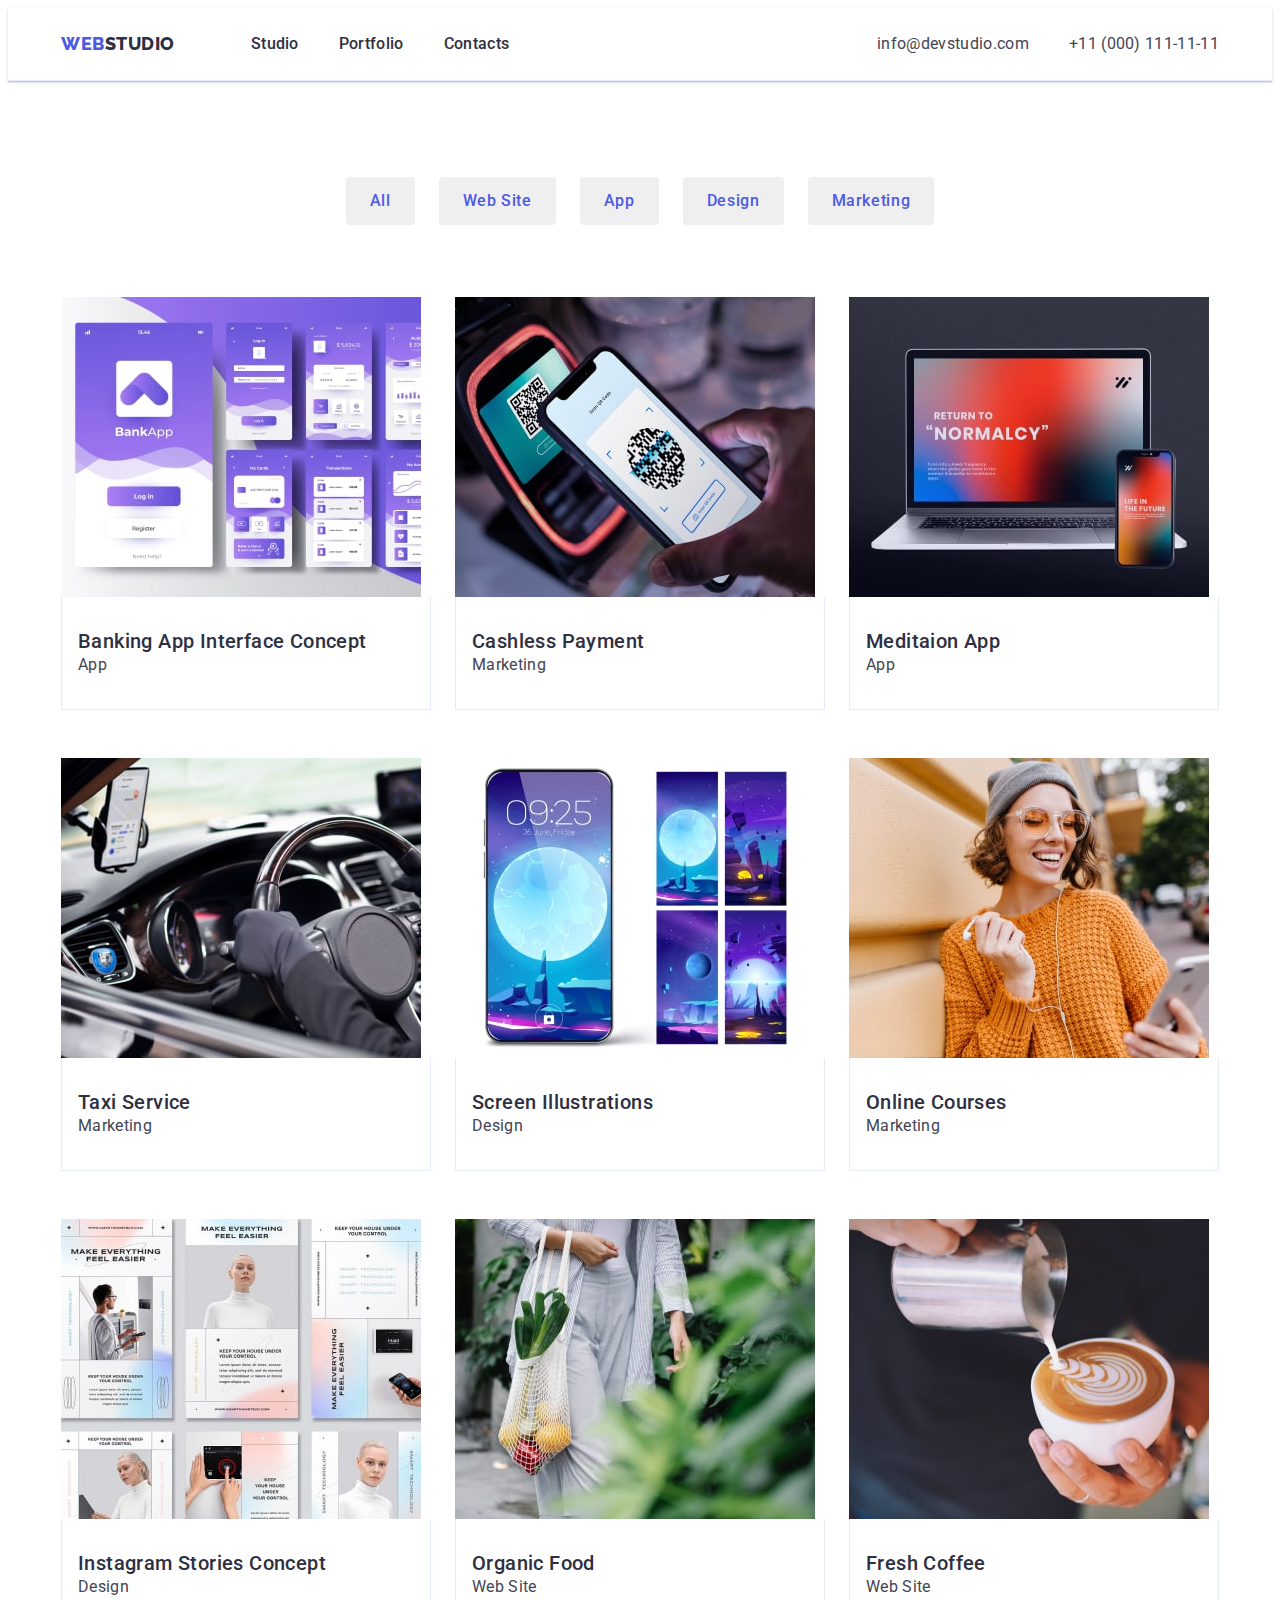
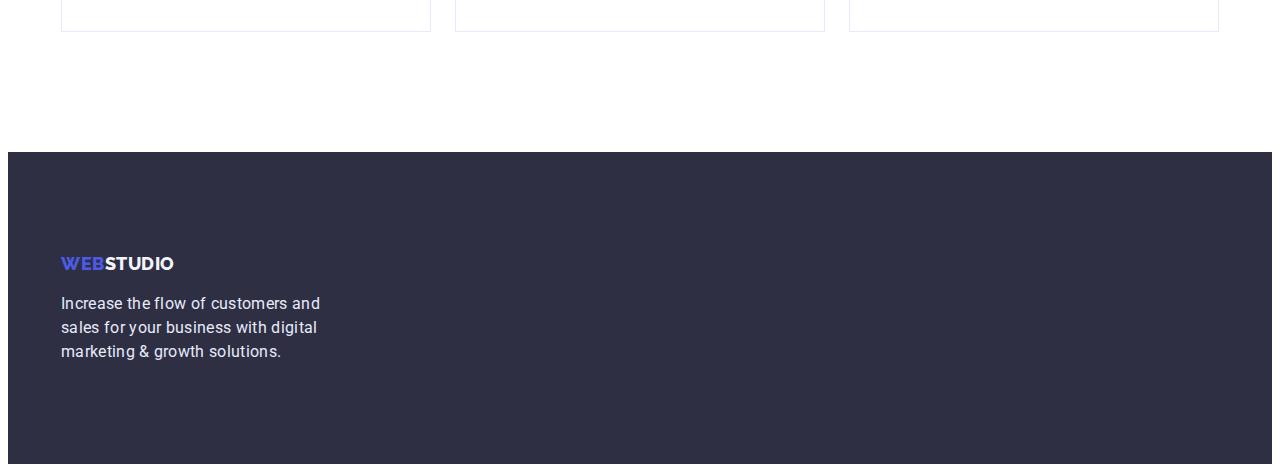
<file: portfolio.html>
<!DOCTYPE html>
<html lang="en">
  <head>
    <meta charset="UTF-8" />
    <meta http-equiv="X-UA-Compatible" content="IE=edge" />
    <meta name="viewport" content="width=device-width, initial-scale=1.0" />
    <link rel="preconnect" href="https://fonts.googleapis.com" />
    <link rel="preconnect" href="https://fonts.gstatic.com" crossorigin />
    <link
      href="https://fonts.googleapis.com/css2?family=Raleway:wght@800&family=Roboto:wght@400;500;700&display=swap"
      rel="stylesheet"
    />
    <title>WebStudio</title>
    <link
      rel="stylesheet"
      href="https://cdnjs.cloudflare.com/ajax/libs/modern-normalize/1.1.0/modern-normalize.min.css"
      integrity="sha512-wpPYUAdjBVSE4KJnH1VR1HeZfpl1ub8YT/NKx4PuQ5NmX2tKuGu6U/JRp5y+Y8XG2tV+wKQpNHVUX03MfMFn9Q=="
      crossorigin="anonymous"
      referrerpolicy="no-referrer"
    />
    <link rel="stylesheet" href="./css/styles.css" />
  </head>
  <body>
    <header class="header">
      <div class="container header-container">
        <nav class="header-navigation">
          <a href="" class="logo link header-logo"
            >Web<span class="logo-dark">Studio</span>
          </a>
          <ul class="header-menu-list list">
            <li class="header-item">
              <a href="./index.html" class="header-menu-link link">Studio</a>
            </li>
            <li class="header-menu-item">
              <a href="./portfolio.html" class="header-menu-link link"
                >Portfolio</a
              >
            </li>
            <li class="header-menu-item">
              <a href="" class="header-menu-link link">Contacts</a>
            </li>
          </ul>
        </nav>
        <address class="header-contacts">
          <ul class="header-contacts-list list">
            <li class="header-contacts-item">
              <a href="" class="header-contacts-link link"
                >info@devstudio.com</a
              >
            </li>
            <li class="header-contacts-item">
              <a href="" class="header-contacts-link link"
                >+11 (000) 111-11-11</a
              >
            </li>
          </ul>
        </address>
      </div>
    </header>
    <main>
      <section class="portfolio section">
        <div class="container">
          <h2 class="visually-hidden">Portfolio</h2>
          <ul class="portfolio-btn-list list">
            <li class="portfolio-btn-item">
              <button type="button" class="portfolio-btn">All</button>
            </li>
            <li class="portfolio-btn-item">
              <button type="button" class="portfolio-btn">Web Site</button>
            </li>
            <li class="portfolio-btn-item">
              <button type="button" class="portfolio-btn">App</button>
            </li>
            <li class="portfolio-btn-item">
              <button type="button" class="portfolio-btn">Design</button>
            </li>
            <li class="portfolio-btn-item">
              <button type="button" class="portfolio-btn">Marketing</button>
            </li>
          </ul>
          <ul class="portfolio-card-list list">
            <li class="portfolio-card-item">
              <a href="" class="portfolio-card-link link">
                <img
                  src="./images/portfolio-img-1.jpeg"
                  alt="portfolio picture"
                  width="360"
                  height="300"
                />
                <div class="portfolio-card-wrap">
                  <h3 class="portfolio-card-subtitle section-subtitle">
                    Banking App Interface Concept
                  </h3>
                  <p class="portfolio-card-text section-text">App</p>
                </div>
              </a>
            </li>
            <li class="portfolio-card-item">
              <a href="" class="portfolio-card-link link">
                <img
                  src="./images/portfolio-img-2.jpeg"
                  alt="portfolio picture"
                  width="360"
                  height="300"
                />
                <div class="portfolio-card-wrap">
                  <h3 class="portfolio-card-subtitle section-subtitle">
                    Cashless Payment
                  </h3>
                  <p class="portfolio-card-text section-text">Marketing</p>
                </div>
              </a>
            </li>
            <li class="portfolio-card-item">
              <a href="" class="portfolio-card-link link">
                <img
                  src="./images/portfolio-img-3.jpeg"
                  alt="portfolio picture"
                  width="360"
                  height="300"
                />
                <div class="portfolio-card-wrap">
                  <h3 class="portfolio-card-subtitle section-subtitle">
                    Meditaion App
                  </h3>
                  <p class="portfolio-card-text section-text">App</p>
                </div>
              </a>
            </li>
            <li class="portfolio-card-item">
              <a href="" class="portfolio-card-link link">
                <img
                  src="./images/portfolio-img-4.jpeg"
                  alt="portfolio picture"
                  width="360"
                  height="300"
                />
                <div class="portfolio-card-wrap">
                  <h3 class="portfolio-card-subtitle section-subtitle">
                    Taxi Service
                  </h3>
                  <p class="portfolio-card-text section-text">Marketing</p>
                </div>
              </a>
            </li>
            <li class="portfolio-card-item">
              <a href="" class="portfolio-card-link link">
                <img
                  src="./images/portfolio-img-5.jpeg"
                  alt="portfolio picture"
                  width="360"
                  height="300"
                />
                <div class="portfolio-card-wrap">
                  <h3 class="portfolio-card-subtitle section-subtitle">
                    Screen Illustrations
                  </h3>
                  <p class="portfolio-card-text section-text">Design</p>
                </div>
              </a>
            </li>
            <li class="portfolio-card-item">
              <a href="" class="portfolio-card-link link">
                <img
                  src="./images/portfolio-img-6.jpeg"
                  alt="portfolio picture"
                  width="360"
                  height="300"
                />
                <div class="portfolio-card-wrap">
                  <h3 class="portfolio-card-subtitle section-subtitle">
                    Online Courses
                  </h3>
                  <p class="portfolio-card-text section-text">Marketing</p>
                </div>
              </a>
            </li>
            <li class="portfolio-card-item">
              <a href="" class="portfolio-card-link link">
                <img
                  src="./images/portfolio-img-7.jpeg"
                  alt="portfolio picture"
                  width="360"
                  height="300"
                />
                <div class="portfolio-card-wrap">
                  <h3 class="portfolio-card-subtitle section-subtitle">
                    Instagram Stories Concept
                  </h3>
                  <p class="portfolio-card-text section-text">Design</p>
                </div>
              </a>
            </li>
            <li class="portfolio-card-item">
              <a href="" class="portfolio-card-link link">
                <img
                  src="./images/portfolio-img-8.jpeg"
                  alt="portfolio picture"
                  width="360"
                  height="300"
                />
                <div class="portfolio-card-wrap">
                  <h3 class="portfolio-card-subtitle section-subtitle">
                    Organic Food
                  </h3>
                  <p class="portfolio-card-text section-text">Web Site</p>
                </div>
              </a>
            </li>
            <li class="portfolio-card-item">
              <a href="" class="portfolio-card-link link">
                <img
                  src="./images/portfolio-img-9.jpeg"
                  alt="portfolio picture"
                  width="360"
                  height="300"
                />
                <div class="portfolio-card-wrap">
                  <h3 class="portfolio-card-subtitle section-subtitle">
                    Fresh Coffee
                  </h3>
                  <p class="portfolio-card-text section-text">Web Site</p>
                </div>
              </a>
            </li>
          </ul>
        </div>
      </section>
    </main>
    <footer class="footer">
      <div class="container">
        <a href="" class="logo footer-logo link"
          >Web<span class="logo-light">Studio</span>
        </a>
        <p class="footer-text">
          Increase the flow of customers and sales for your business with
          digital marketing & growth solutions.
        </p>
      </div>
    </footer>
  </body>
</html>
</file>
<file: css/styles.css>
:root {
  --accent-color: #4d5ae5;
  --subtitle-color: #2e2f42;
  --main-title-color: #2e2f42;
  --main-text-color: #434455;
}

h1,
h2,
h3,
h4,
h5,
h6,
p {
  margin: 0;
}

ul {
  margin: 0;
  padding-left: 0;
}

img {
  display: block;
}

body {
  font-family: 'Roboto', sans-serif;
  color: var(--main-text-color);
}

.list {
  list-style: none;
}

.link {
  text-decoration: none;
}

.visually-hidden {
  position: absolute;
  width: 1px;
  height: 1px;
  margin: -1px;
  border: 0;
  padding: 0;

  white-space: nowrap;
  clip-path: inset(100%);
  clip: rect(0 0 0 0);
  overflow: hidden;
}

/* ---------COMPONENTS -----------*/

.container {
  width: 1158px;
  padding-left: 15px;
  padding-right: 15px;
  margin: 0 auto;
}

.section-subtitle {
  font-weight: 500;
  font-size: 20px;
  line-height: 1.2;
  letter-spacing: 0.02em;
  color: var(--subtitle-color);
}

.section-text {
  font-size: 16px;
  line-height: 1.5;
  letter-spacing: 0.02em;
  color: var(--main-text-color);
}

.section-title {
  font-size: 36px;
  line-height: 1.1;
  text-align: center;
  letter-spacing: 0.02em;
  text-transform: capitalize;
  color: var(--main-title-color);
}

.logo {
  font-family: 'Raleway', sans-serif;
  font-weight: 800;
  font-size: 18px;
  line-height: 1.33;
  letter-spacing: 0.03em;
  text-transform: uppercase;
  color: var(--accent-color);
}

.section {
  padding-top: 120px;
  padding-bottom: 120px;
}

/* -----------HEADER -------------*/

.header {
  padding-top: 24px;
  padding-bottom: 24px;
  border-bottom: 1px solid #e7e9fc;
  box-shadow: 0px 2px 1px rgba(46, 47, 66, 0.08),
    0px 1px 1px rgba(46, 47, 66, 0.16), 0px 1px 6px rgba(46, 47, 66, 0.08);
}

.header-container {
  display: flex;
  align-items: center;
}

.header-logo {
  margin-right: 76px;
}

.logo-dark {
  color: #2e2f42;
}

.header-navigation {
  display: flex;
  align-items: center;
  margin-right: auto;
}

.header-menu-list {
  display: flex;
  gap: 40px;
}

.header-menu-link {
  font-weight: 500;
  font-size: 16px;
  line-height: 1.5;
  letter-spacing: 0.02em;
  color: #2e2f42;
}

.header-menu-link:hover,
.header-menu-link:focus {
  color: #404bbf;
}
.header-contacts {
  font-style: normal;
}

.header-contacts-list {
  display: flex;
  gap: 40px;
}

.header-contacts-link {
  font-size: 16px;
  line-height: 1.5;
  letter-spacing: 0.02em;
  color: #434455;
}

.header-contacts-link:hover,
.header-contacts-link:focus {
  color: #404bbf;
}

/* -----------HERO -------------*/

.hero {
  max-width: 1440px;
  margin: 0 auto;
  background-color: #2e2f42;
  background-image: linear-gradient(
      rgba(46, 47, 66, 0.7),
      rgba(46, 47, 66, 0.7)
    ),
    url(../images/hero-bg.jpeg);
  background-repeat: no-repeat;
  background-position: center;
  background-size: cover;
  padding-top: 188px;
  padding-bottom: 188px;
}

.hero-title {
  font-weight: 700;
  font-size: 56px;
  line-height: 1.07;
  text-align: center;
  letter-spacing: 0.02em;
  color: #ffffff;
  max-width: 496px;
  margin: 0 auto 48px;
}
.hero-btn {
  display: block;
  min-width: 169px;
  height: 56px;
  font-family: inherit;
  font-weight: 500;
  font-size: 16px;
  line-height: 1.5;
  letter-spacing: 0.04em;
  color: #ffffff;
  border: none;
  background-color: var(--accent-color);
  border-radius: 4px;
  cursor: pointer;
  margin: 0 auto;
}

.hero-btn:hover,
.hero-btn:focus {
  background-color: #404bbf;
}

/* -----------FEATURES -------------*/

.features-list {
  display: flex;
  gap: 24px;
}

.features-item {
  width: calc((100% - 72px) / 4);
}

.features-icon-wrap {
  height: 112px;
  background-color: #f4f4fd;
  display: flex;
  align-items: center;
  justify-content: center;
  margin-bottom: 8px;
  border-radius: 4px;
}

.features-subtitle {
  margin-bottom: 8px;
}

/* -----------DOING -------------*/

.doing {
  padding-top: 0;
}

.doing-title {
  margin-bottom: 72px;
}

.doing-list {
  display: flex;
  gap: 24px;
}

.doing-item {
  width: calc((100% - 48px) / 3);
}
/* -----------TEAM -------------*/

.team {
  background-color: #f4f4fd;
}

.team-title {
  margin-bottom: 72px;
}

.team-list {
  display: flex;
  gap: 24px;
}

.team-item {
  width: calc((100% - 72px) / 4);
  background-color: #ffffff;
  box-shadow: 0px 1px 6px rgba(46, 47, 66, 0.08),
    0px 1px 1px rgba(46, 47, 66, 0.16), 0px 2px 1px rgba(46, 47, 66, 0.08);
  border-radius: 0px 0px 4px 4px;
}

.team-item-wrap {
  padding: 32px 0px;
}

.team-subtitle {
  text-align: center;
  margin-bottom: 8px;
}

.team-item-text {
  text-align: center;
  margin-bottom: 8px;
}

.team-social-list {
  display: flex;
  justify-content: center;
  gap: 24px;
}

.team-social-item {
  width: 40px;
  height: 40px;
}
.team-social-link {
  width: 100%;
  height: 100%;
  background-color: var(--accent-color);
  border-radius: 50%;
  display: flex;
  align-items: center;
  justify-content: center;
}

.team-social-link:hover,
.team-social-link:focus {
  background-color: #404bbf;
}

.team-social-icon {
  fill: #f4f4fd;
}
/* -----------CUSTOMERS -------------*/

.customers-title {
  margin-bottom: 72px;
}

.customers-list {
  display: flex;
  gap: 24px;
}

.customers-item {
  width: calc((100% - 120px) / 6);
  height: 88px;
}
.customers-link {
  width: 100%;
  height: 100%;
  border: 1px solid #8e8f99;
  border-radius: 4px;
  display: flex;
  align-items: center;
  justify-content: center;
  color: #afb1b8;
}
.customers-icon {
  fill: currentColor;
}

.customers-link:hover,
.customers-link:focus {
  border-color: #404bbf;
  color: #404bbf;
}

/* -----------PORTFOLIO -------------*/

.portfolio {
  padding-top: 96px;
}

.portfolio-btn-list {
  display: flex;
  justify-content: center;
  gap: 24px;
  margin-bottom: 72px;
}

.portfolio-btn {
  font-family: inherit;
  font-weight: 500;
  font-size: 16px;
  line-height: 1.5;
  letter-spacing: 0.04em;
  color: var(--accent-color);
  cursor: pointer;
  padding: 12px 24px;
  border: none;
  border-radius: 4px;
}

.portfolio-btn:hover,
.portfolio-btn:focus {
  background-color: #404bbf;
  box-shadow: 0px 3px 1px rgba(0, 0, 0, 0.1), 0px 2px 1px rgba(0, 0, 0, 0.08),
    0px 2px 2px rgba(0, 0, 0, 0.12);
  color: #ffffff;
}

.portfolio-card-list {
  display: flex;
  flex-wrap: wrap;
  column-gap: 24px;
  row-gap: 48px;
}

.portfolio-card-item {
  width: calc((100% - 48px) / 3);
}

.portfolio-card-link {
  display: block;
}

.portfolio-card-link:hover,
.portfolio-card-link:focus {
  box-shadow: 0px 1px 6px rgba(46, 47, 66, 0.08),
    0px 1px 1px rgba(46, 47, 66, 0.16), 0px 2px 1px rgba(46, 47, 66, 0.08);
}

.portfolio-card-wrap {
  padding: 32px 16px;
  border: 1px solid #e7e9fc;
  border-top: none;
}
/* -----------FOOTER -------------*/

.footer {
  background-color: #2e2f42;
  padding-top: 100px;
  padding-bottom: 100px;
}

.footer-container {
  display: flex;
  align-items: baseline;
  gap: 120px;
}

.footer-logo {
  display: block;
  margin-bottom: 16px;
}
.logo-light {
  color: #f4f4fd;
}
.footer-text {
  font-size: 16px;
  line-height: 1.5;
  letter-spacing: 0.02em;
  color: #e7e9fc;
  max-width: 264px;
}

.footer-soc-title {
  font-weight: 500;
  font-size: 16px;
  line-height: 1.5;
  letter-spacing: 0.02em;
  color: #ffffff;
  margin-bottom: 16px;
}

.footer-social-list {
  display: flex;
  gap: 16px;
}

.footer-social-item {
  width: 40px;
  height: 40px;
}

.footer-social-link {
  width: 100%;
  height: 100%;
  background-color: var(--accent-color);
  border-radius: 50%;
  display: flex;
  align-items: center;
  justify-content: center;
}

.footer-social-link:hover,
.footer-social-link:focus {
  background-color: #31d0aa;
}

.footer-social-icon {
  fill: #f4f4fd;
}
</file>
